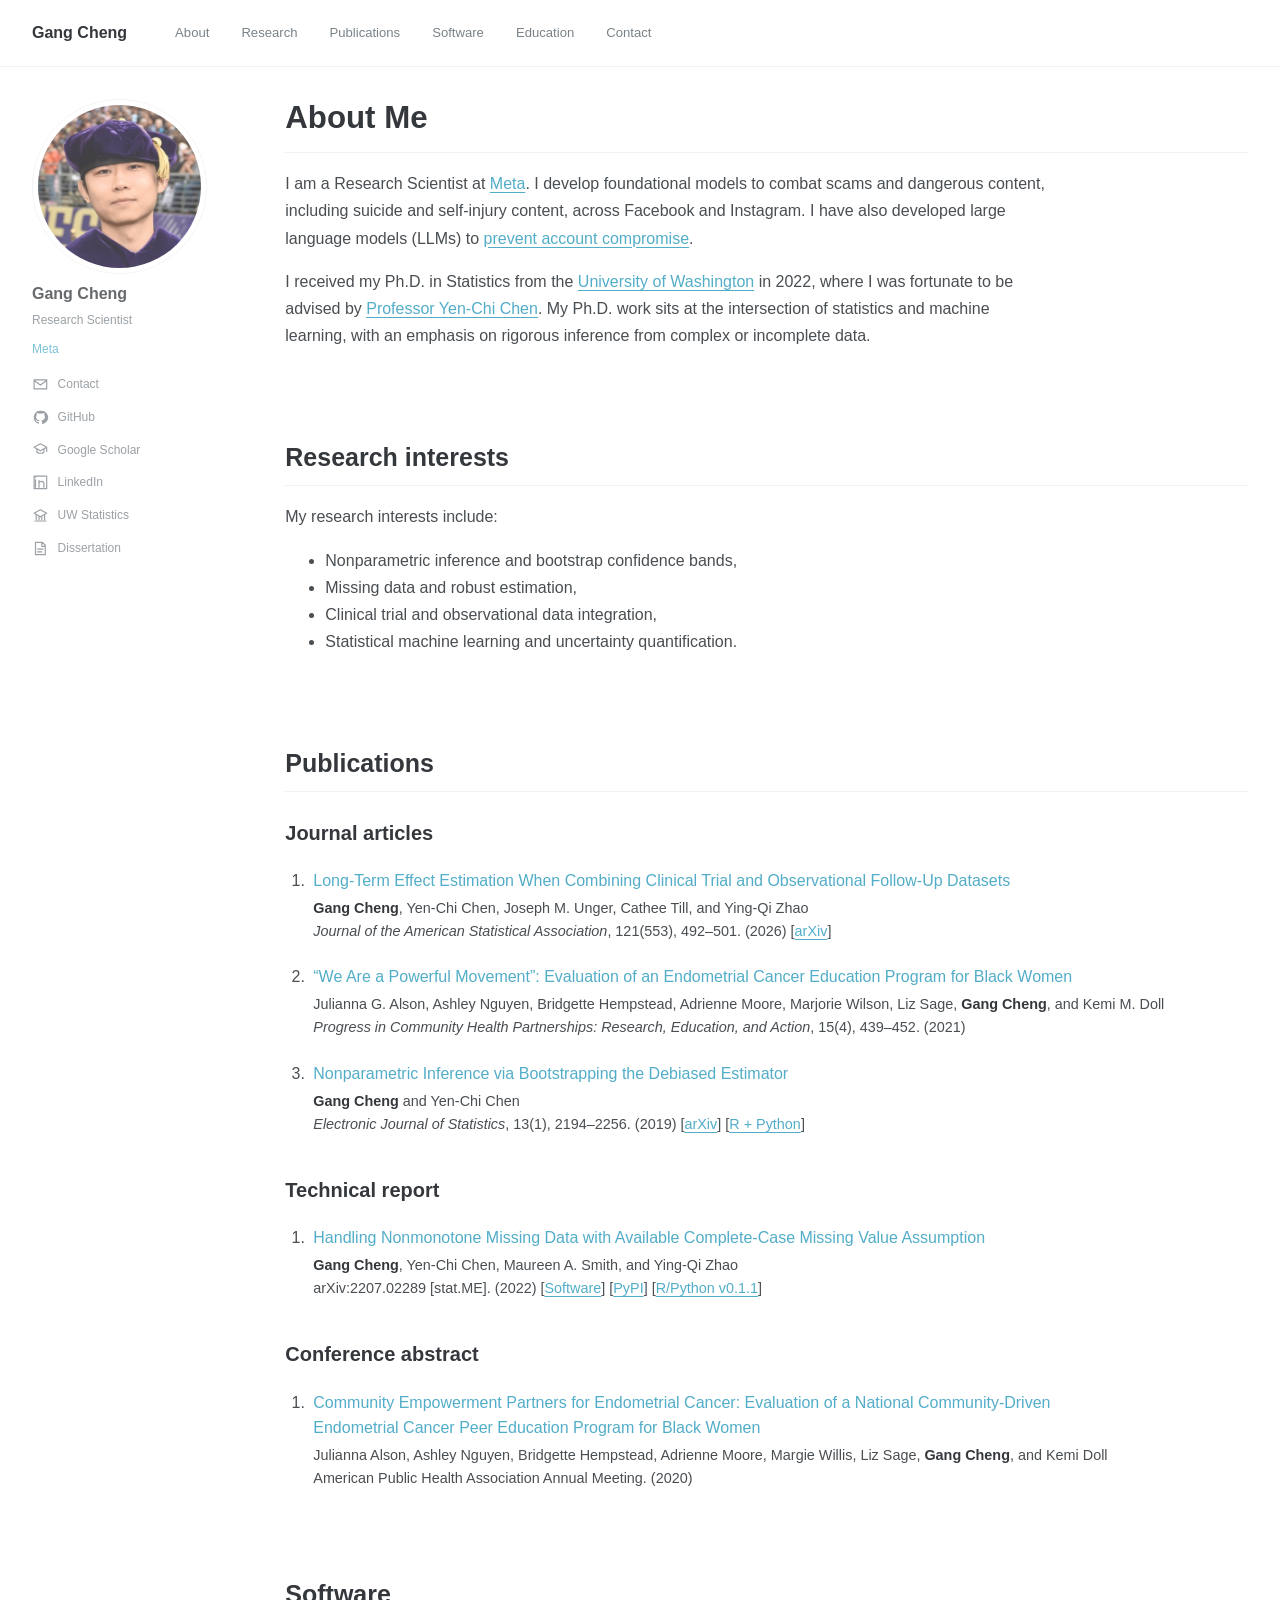
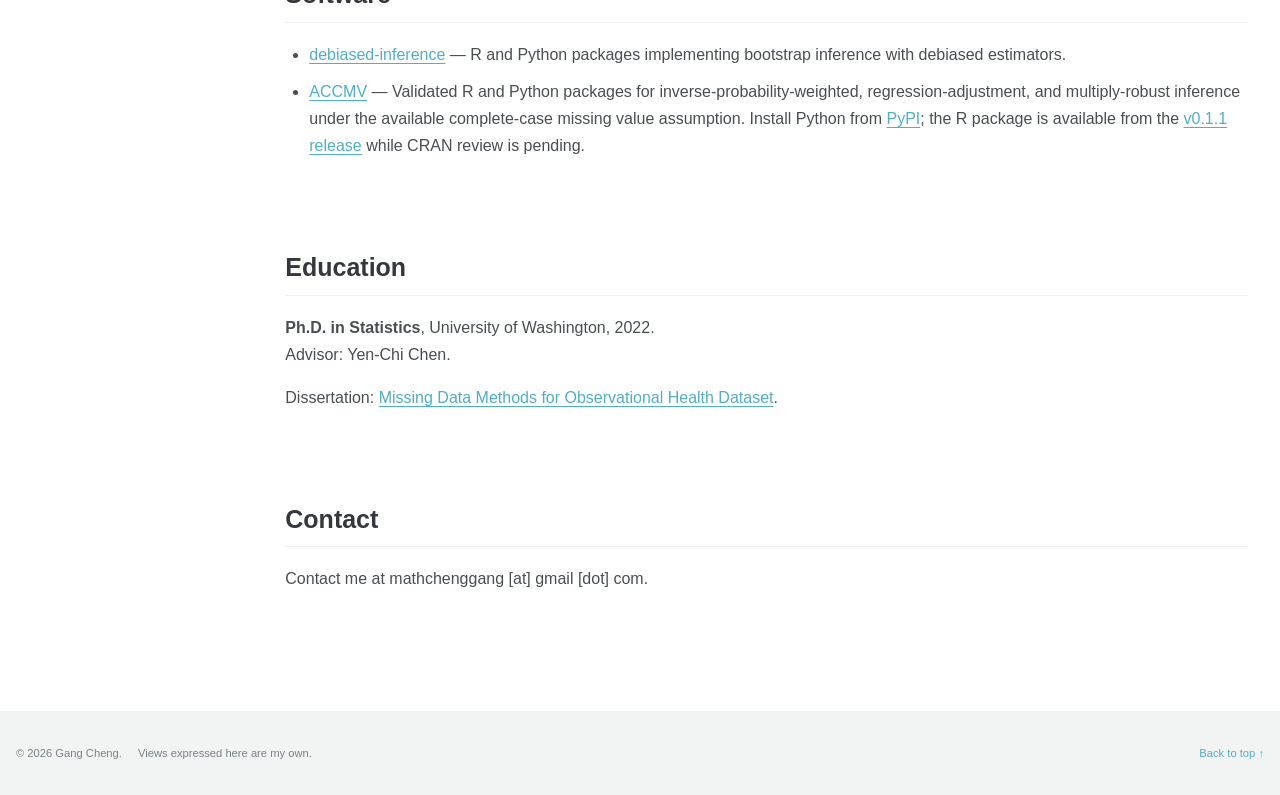
<file: index.html>
<!doctype html>
<html lang="en">
  <head>
    <meta charset="utf-8">
    <meta name="viewport" content="width=device-width, initial-scale=1">
    <meta name="description" content="Gang Cheng is a Research Scientist at Meta developing foundational models for scam detection and dangerous-content safety, as well as large language models for account-compromise prevention across Facebook and Instagram.">
    <meta name="author" content="Gang Cheng">
    <meta name="theme-color" content="#ffffff">
    <meta property="og:type" content="website">
    <meta property="og:title" content="Gang Cheng — Research Scientist">
    <meta property="og:description" content="Research in statistical inference, missing data, and machine learning.">
    <meta property="og:url" content="https://mathcg.github.io/">
    <meta property="og:image" content="https://mathcg.github.io/assets/social-card.png">
    <meta name="twitter:card" content="summary_large_image">
    <link rel="canonical" href="https://mathcg.github.io/">
    <link rel="icon" href="assets/favicon.svg" type="image/svg+xml">
    <link rel="stylesheet" href="styles.css">
    <script src="script.js" defer></script>
    <title>Gang Cheng — Research Scientist</title>
  </head>
  <body>
    <a class="skip-link" href="#main">Skip to content</a>

    <header class="masthead">
      <div class="masthead-inner">
        <a class="site-name" href="#about">Gang Cheng</a>
        <button class="menu-button" type="button" aria-expanded="false" aria-controls="site-nav">
          <span class="sr-only">Toggle navigation</span>
          <span aria-hidden="true"></span>
          <span aria-hidden="true"></span>
          <span aria-hidden="true"></span>
        </button>
        <nav id="site-nav" aria-label="Main navigation">
          <a href="#about">About</a>
          <a href="#research">Research</a>
          <a href="#publications">Publications</a>
          <a href="#software">Software</a>
          <a href="#education">Education</a>
          <a href="#contact">Contact</a>
        </nav>
      </div>
    </header>

    <main id="main" class="layout">
      <aside class="profile" aria-label="Profile">
        <img class="profile-photo" src="assets/profile-graduation.jpg" width="360" height="538" alt="Gang Cheng in University of Washington doctoral regalia">
        <div class="profile-intro">
          <h1>Gang Cheng</h1>
          <p>Research Scientist</p>
          <p class="organization">Meta</p>
        </div>
        <ul class="profile-links">
          <li>
            <a href="#contact">
              <svg viewBox="0 0 24 24" aria-hidden="true"><path d="M3 5.5h18v13H3zM4 7l8 6 8-6"/></svg>
              Contact
            </a>
          </li>
          <li>
            <a href="https://github.com/mathcg" rel="noopener noreferrer">
              <svg viewBox="0 0 24 24" aria-hidden="true"><path d="M12 2.5a9.5 9.5 0 0 0-3 18.5c.5.1.7-.2.7-.5v-1.8c-2.8.6-3.4-1.2-3.4-1.2-.5-1.2-1.1-1.5-1.1-1.5-.9-.6.1-.6.1-.6 1 0 1.6 1.1 1.6 1.1.9 1.6 2.4 1.1 3 .9.1-.7.4-1.1.7-1.3-2.3-.3-4.7-1.1-4.7-5a3.9 3.9 0 0 1 1-2.7 3.6 3.6 0 0 1 .1-2.7s.8-.3 2.7 1a9.2 9.2 0 0 1 4.9 0c1.9-1.3 2.7-1 2.7-1a3.6 3.6 0 0 1 .1 2.7 3.9 3.9 0 0 1 1 2.7c0 3.9-2.4 4.7-4.7 5 .4.3.7 1 .7 1.9v2.9c0 .3.2.6.7.5A9.5 9.5 0 0 0 12 2.5z"/></svg>
              GitHub
            </a>
          </li>
          <li>
            <a href="https://scholar.google.com/citations?user=BUf_M3sAAAAJ&amp;hl=en" rel="noopener noreferrer">
              <svg viewBox="0 0 24 24" aria-hidden="true"><path d="M3 9l9-5 9 5-9 5zM7 11.5V16c2.5 2 7.5 2 10 0v-4.5M21 9v6"/></svg>
              Google Scholar
            </a>
          </li>
          <li>
            <a href="https://www.linkedin.com/in/gang-cheng-b2b83198/" rel="noopener noreferrer">
              <svg viewBox="0 0 24 24" aria-hidden="true"><path d="M5 8.5V19m0-14.5v.1M10 19v-6.2m0 0V9m0 3.8c1-3 7-3.2 7 1.2v5M3 3h18v18H3z"/></svg>
              LinkedIn
            </a>
          </li>
          <li>
            <a href="https://stat.uw.edu/people/gang-cheng" rel="noopener noreferrer">
              <svg viewBox="0 0 24 24" aria-hidden="true"><path d="M3 9l9-5 9 5-9 5zM6 12v6m4-4v4m4-4v4m4-6v6M4 20h16"/></svg>
              UW Statistics
            </a>
          </li>
          <li>
            <a href="http://hdl.handle.net/1773/49456" rel="noopener noreferrer">
              <svg viewBox="0 0 24 24" aria-hidden="true"><path d="M5 3.5h10l4 4V21H5zM14 4v5h5M8 13h8m-8 4h6"/></svg>
              Dissertation
            </a>
          </li>
        </ul>
      </aside>

      <div class="content">
        <section id="about" class="content-section intro-section" aria-labelledby="about-heading">
          <p class="kicker">About me</p>
          <h2 id="about-heading">About Me</h2>
          <p class="lead">
            I am a Research Scientist at <a href="https://www.meta.com/about/" rel="noopener noreferrer">Meta</a>.
            I develop foundational models to combat scams and dangerous content, including suicide
            and self-injury content, across Facebook and Instagram. I have also developed large
            language models (LLMs) to <a href="https://about.fb.com/news/2026/03/boosting-your-support-and-safety-on-metas-apps-with-ai/" rel="noopener noreferrer">prevent account compromise</a>.
          </p>
          <p>
            I received my Ph.D. in Statistics from the
            <a href="https://stat.uw.edu/" rel="noopener noreferrer">University of Washington</a> in 2022,
            where I was fortunate to be advised by
            <a href="https://faculty.washington.edu/yenchic/" rel="noopener noreferrer">Professor Yen-Chi Chen</a>.
            My Ph.D. work sits at the intersection of statistics and machine learning, with an emphasis on
            rigorous inference from complex or incomplete data.
          </p>
        </section>

        <section id="research" class="content-section" aria-labelledby="research-heading">
          <h2 id="research-heading">Research interests</h2>
          <p>My research interests include:</p>
          <ul class="interest-list">
            <li>Nonparametric inference and bootstrap confidence bands,</li>
            <li>Missing data and robust estimation,</li>
            <li>Clinical trial and observational data integration,</li>
            <li>Statistical machine learning and uncertainty quantification.</li>
          </ul>
        </section>

        <section id="publications" class="content-section" aria-labelledby="publications-heading">
          <h2 id="publications-heading">Publications</h2>
          <h3 class="publication-group">Journal articles</h3>
          <ol class="publication-list">
            <li class="publication">
              <div>
                <h3><a href="https://doi.org/10.1080/01621459.2025.2526703" rel="noopener noreferrer">Long-Term Effect Estimation When Combining Clinical Trial and Observational Follow-Up Datasets</a></h3>
                <p class="authors"><strong>Gang Cheng</strong>, Yen-Chi Chen, Joseph M. Unger, Cathee Till, and Ying-Qi Zhao</p>
                <p class="venue"><i>Journal of the American Statistical Association</i>, 121(553), 492–501. (2026) [<a href="https://arxiv.org/abs/2204.04309" rel="noopener noreferrer">arXiv</a>]</p>
              </div>
            </li>
            <li class="publication">
              <div>
                <h3><a href="https://doi.org/10.1353/cpr.2021.0057" rel="noopener noreferrer">“We Are a Powerful Movement”: Evaluation of an Endometrial Cancer Education Program for Black Women</a></h3>
                <p class="authors">Julianna G. Alson, Ashley Nguyen, Bridgette Hempstead, Adrienne Moore, Marjorie Wilson, Liz Sage, <strong>Gang Cheng</strong>, and Kemi M. Doll</p>
                <p class="venue"><i>Progress in Community Health Partnerships: Research, Education, and Action</i>, 15(4), 439–452. (2021)</p>
              </div>
            </li>
            <li class="publication">
              <div>
                <h3><a href="https://doi.org/10.1214/19-EJS1575" rel="noopener noreferrer">Nonparametric Inference via Bootstrapping the Debiased Estimator</a></h3>
                <p class="authors"><strong>Gang Cheng</strong> and Yen-Chi Chen</p>
                <p class="venue"><i>Electronic Journal of Statistics</i>, 13(1), 2194–2256. (2019) [<a href="https://arxiv.org/abs/1702.07027" rel="noopener noreferrer">arXiv</a>] [<a href="https://github.com/mathcg/debiased-inference" rel="noopener noreferrer">R + Python</a>]</p>
              </div>
            </li>
          </ol>
          <h3 class="publication-group">Technical report</h3>
          <ol class="publication-list">
            <li class="publication">
              <div>
                <h3><a href="https://arxiv.org/abs/2207.02289" rel="noopener noreferrer">Handling Nonmonotone Missing Data with Available Complete-Case Missing Value Assumption</a></h3>
                <p class="authors"><strong>Gang Cheng</strong>, Yen-Chi Chen, Maureen A. Smith, and Ying-Qi Zhao</p>
                <p class="venue">arXiv:2207.02289 [stat.ME]. (2022) [<a href="https://github.com/mathcg/ACCMV" rel="noopener noreferrer">Software</a>] [<a href="https://pypi.org/project/accmv/" rel="noopener noreferrer">PyPI</a>] [<a href="https://github.com/mathcg/ACCMV/releases/tag/v0.1.1" rel="noopener noreferrer">R/Python v0.1.1</a>]</p>
              </div>
            </li>
          </ol>
          <h3 class="publication-group">Conference abstract</h3>
          <ol class="publication-list">
            <li class="publication">
              <div>
                <h3><a href="https://apha.confex.com/apha/2020/meetingapp.cgi/Paper/471176" rel="noopener noreferrer">Community Empowerment Partners for Endometrial Cancer: Evaluation of a National Community-Driven Endometrial Cancer Peer Education Program for Black Women</a></h3>
                <p class="authors">Julianna Alson, Ashley Nguyen, Bridgette Hempstead, Adrienne Moore, Margie Willis, Liz Sage, <strong>Gang Cheng</strong>, and Kemi Doll</p>
                <p class="venue">American Public Health Association Annual Meeting. (2020)</p>
              </div>
            </li>
          </ol>
        </section>

        <section id="software" class="content-section" aria-labelledby="software-heading">
          <h2 id="software-heading">Software</h2>
          <ul class="software-list">
            <li><a href="https://github.com/mathcg/debiased-inference" rel="noopener noreferrer">debiased-inference</a> — R and Python packages implementing bootstrap inference with debiased estimators.</li>
            <li><a href="https://github.com/mathcg/ACCMV" rel="noopener noreferrer">ACCMV</a> — Validated R and Python packages for inverse-probability-weighted, regression-adjustment, and multiply-robust inference under the available complete-case missing value assumption. Install Python from <a href="https://pypi.org/project/accmv/" rel="noopener noreferrer">PyPI</a>; the R package is available from the <a href="https://github.com/mathcg/ACCMV/releases/tag/v0.1.1" rel="noopener noreferrer">v0.1.1 release</a> while CRAN review is pending.</li>
          </ul>
        </section>

        <section id="education" class="content-section" aria-labelledby="education-heading">
          <h2 id="education-heading">Education</h2>
          <p><strong>Ph.D. in Statistics</strong>, University of Washington, 2022.<br>Advisor: Yen-Chi Chen.</p>
          <p>Dissertation: <a href="http://hdl.handle.net/1773/49456" rel="noopener noreferrer">Missing Data Methods for Observational Health Dataset</a>.</p>
        </section>

        <section id="contact" class="content-section" aria-labelledby="contact-heading">
          <h2 id="contact-heading">Contact</h2>
          <p>Contact me at <span class="contact-address">mathchenggang [at] gmail [dot] com</span>.</p>
        </section>
      </div>
    </main>

    <footer class="site-footer">
      <div><p>© <span id="year">2026</span> Gang Cheng.</p><p>Views expressed here are my own.</p></div>
      <a href="#about">Back to top ↑</a>
    </footer>
  </body>
</html>
</file>
<file: styles.css>
:root {
  --blue: #52adc8;
  --blue-dark: #3e8296;
  --ink: #494e52;
  --heading: #34383c;
  --muted: #7a8288;
  --line: #f0f1f2;
  --soft: #fafafa;
  --white: #ffffff;
  --sans: -apple-system, BlinkMacSystemFont, "Segoe UI", Roboto, Helvetica, Arial, sans-serif;
  --max-width: 1280px;
}

* { box-sizing: border-box; }
html { scroll-behavior: smooth; scroll-padding-top: 5.5rem; }
body {
  margin: 0;
  color: var(--ink);
  background: var(--white);
  font-family: var(--sans);
  font-size: 16px;
  line-height: 1.7;
  -webkit-font-smoothing: antialiased;
}
a { color: var(--blue); text-underline-offset: .2em; }
a:hover { color: var(--blue-dark); }
::selection { color: var(--white); background: var(--blue); }
.sr-only { position: absolute; width: 1px; height: 1px; padding: 0; margin: -1px; overflow: hidden; clip-path: inset(50%); white-space: nowrap; border: 0; }
.skip-link { position: fixed; z-index: 100; top: .75rem; left: .75rem; padding: .6rem 1rem; color: var(--white); background: var(--blue-dark); transform: translateY(-150%); }
.skip-link:focus { transform: none; }

.masthead { position: relative; z-index: 20; background: var(--white); border-bottom: 1px solid var(--line); }
.masthead-inner { display: flex; align-items: center; width: min(calc(100% - 2rem), var(--max-width)); min-height: 4.1rem; padding: 0 1rem; margin: auto; }
.site-name { margin-right: 2rem; color: var(--heading); font-size: 1rem; font-weight: 700; text-decoration: none; }
#site-nav { display: flex; align-items: center; gap: 0; }
#site-nav a { position: relative; padding: 1rem; color: var(--muted); font-size: .82rem; font-weight: 400; text-decoration: none; }
#site-nav a::after { position: absolute; right: 0; bottom: -.45rem; left: 0; height: 2px; content: ""; background: var(--blue); transform: scaleX(0); transition: transform .2s ease; }
#site-nav a:hover::after, #site-nav a:focus-visible::after { transform: scaleX(1); }
.menu-button { display: none; }

.layout { display: grid; grid-template-columns: minmax(150px, 16.67%) minmax(0, 1fr); gap: 4.16%; width: min(calc(100% - 2rem), var(--max-width)); margin: 2rem auto 0; padding: 0 1rem 4rem; }
.profile { position: sticky; top: 2rem; align-self: start; opacity: .75; transition: opacity .2s ease-in-out; }
.profile:hover { opacity: 1; }
.profile-photo { display: block; width: 100%; max-width: 175px; height: auto; aspect-ratio: 1; padding: 5px; object-fit: cover; object-position: center top; border: 1px solid var(--line); border-radius: 50%; }
.profile-intro h1 { margin: .65rem 0 .45rem; color: var(--heading); font-size: 1rem; line-height: 1.25; }
.profile-intro p { margin: 0 0 .65rem; color: var(--muted); font-size: .75rem; line-height: 1.5; }
.profile-intro .organization { color: var(--blue); font-weight: 400; }
.profile-links { padding: 0; margin: 1rem 0 0; list-style: none; }
.profile-links li + li { margin-top: .35rem; }
.profile-links a { display: inline-flex; align-items: center; gap: .55rem; color: var(--muted); font-size: .75rem; text-decoration: none; }
.profile-links a:hover { color: var(--blue); }
.profile-links svg { width: 1.05rem; height: 1.05rem; fill: none; stroke: currentColor; stroke-width: 1.7; stroke-linecap: round; stroke-linejoin: round; }
.profile-links li:nth-child(2) svg { fill: currentColor; stroke: none; }

.content { min-width: 0; }
.content-section { padding: 0 0 2.4rem; margin-bottom: 2.4rem; scroll-margin-top: 1rem; }
.content-section:last-child { margin-bottom: 0; }
.kicker { display: none; }
.content-section h2 { padding-bottom: .5em; margin: 0 0 1.1rem; color: var(--heading); border-bottom: 1px solid var(--line); font-size: 1.563rem; font-weight: 700; line-height: 1.2; }
.intro-section h2 { font-size: 1.953rem; letter-spacing: 0; }
.content-section > p { max-width: 760px; }
.lead { margin-top: 0; color: var(--ink); font-size: 1rem; line-height: 1.7; }

.interest-list { margin-top: .5rem; }

.section-heading { display: flex; align-items: baseline; justify-content: space-between; gap: 1rem; margin-bottom: 1.5rem; }
.section-heading h2 { margin: 0; }
.section-heading p { margin: 0; color: var(--muted); font-size: .78rem; }
.publication-group { margin: 1.5rem 0 .65rem; color: var(--heading); font-size: 1.25rem; }
.publication-list { padding-left: 1.5rem; margin: 0; }
.publication { padding: .45rem 0 .8rem .25rem; }
.publication h3 { max-width: 760px; margin: 0 0 .2rem; color: var(--heading); font-size: 1rem; font-weight: 400; line-height: 1.55; }
.publication h3 a { color: var(--blue); text-decoration: none; }
.publication h3 a:hover { text-decoration: underline; }
.authors, .venue { margin: .05rem 0; color: var(--ink); font-size: .9rem; line-height: 1.55; }
.authors strong { color: var(--heading); }
.software-list { padding-left: 1.5rem; }
.software-list li { margin-bottom: .65rem; }

.site-footer { display: flex; justify-content: space-between; gap: 1rem; padding: 2rem max(1rem, calc((100% - var(--max-width)) / 2 + 1rem)); margin: auto; color: var(--muted); background: #f2f3f3; border-top: 1px solid var(--line); font-size: .7rem; }
.site-footer div { display: flex; gap: 1rem; }
.site-footer p { margin: 0; }
.site-footer a { text-decoration: none; }

.not-found { display: grid; min-height: 100svh; place-items: center; padding: 2rem; text-align: center; }
.not-found h1 { margin: 0; color: var(--heading); font-size: clamp(4rem, 12vw, 8rem); font-weight: 700; }
.not-found p { color: var(--muted); }

@media (max-width: 760px) {
  html { scroll-padding-top: 1rem; }
  .masthead-inner { min-height: 4.2rem; }
  .menu-button { z-index: 22; display: grid; width: 2.5rem; height: 2.5rem; padding: .55rem; place-content: center; gap: .3rem; border: 0; background: transparent; }
  .menu-button span:not(.sr-only) { display: block; width: 1.15rem; height: 1px; background: var(--heading); transition: transform .2s, opacity .2s; }
  .menu-button[aria-expanded="true"] span:nth-child(2) { transform: translateY(6px) rotate(45deg); }
  .menu-button[aria-expanded="true"] span:nth-child(3) { opacity: 0; }
  .menu-button[aria-expanded="true"] span:nth-child(4) { transform: translateY(-6px) rotate(-45deg); }
  #site-nav { position: fixed; z-index: 21; inset: 4.2rem 0 auto; display: none; align-items: stretch; flex-direction: column; gap: 0; padding: .5rem 1.25rem 1.25rem; background: var(--white); border-bottom: 1px solid var(--line); box-shadow: 0 10px 20px rgba(0,0,0,.05); }
  #site-nav.is-open { display: flex; }
  #site-nav a { padding: .65rem 0; }
  #site-nav a::after { display: none; }
  .layout { grid-template-columns: 1fr; gap: 3.5rem; padding-top: 2.5rem; }
  .profile { position: static; display: grid; grid-template-columns: 112px 1fr; gap: 1.25rem; align-items: center; opacity: 1; }
  .profile-photo { width: 112px; height: 112px; }
  .profile-intro h1 { margin-top: 0; }
  .profile-links { grid-column: 1 / -1; display: flex; flex-wrap: wrap; gap: .6rem 1.2rem; padding-top: 1rem; margin-top: 0; }
  .profile-links li + li { margin-top: 0; }
  .content-section { padding-bottom: 2.5rem; margin-bottom: 2.5rem; }
  .intro-section h2 { font-size: 1.953rem; }
}

@media (max-width: 500px) {
  .site-footer, .site-footer div { align-items: flex-start; flex-direction: column; gap: .4rem; }
}

@media (prefers-reduced-motion: reduce) {
  html { scroll-behavior: auto; }
  *, *::before, *::after { transition-duration: .01ms !important; }
}
</file>
